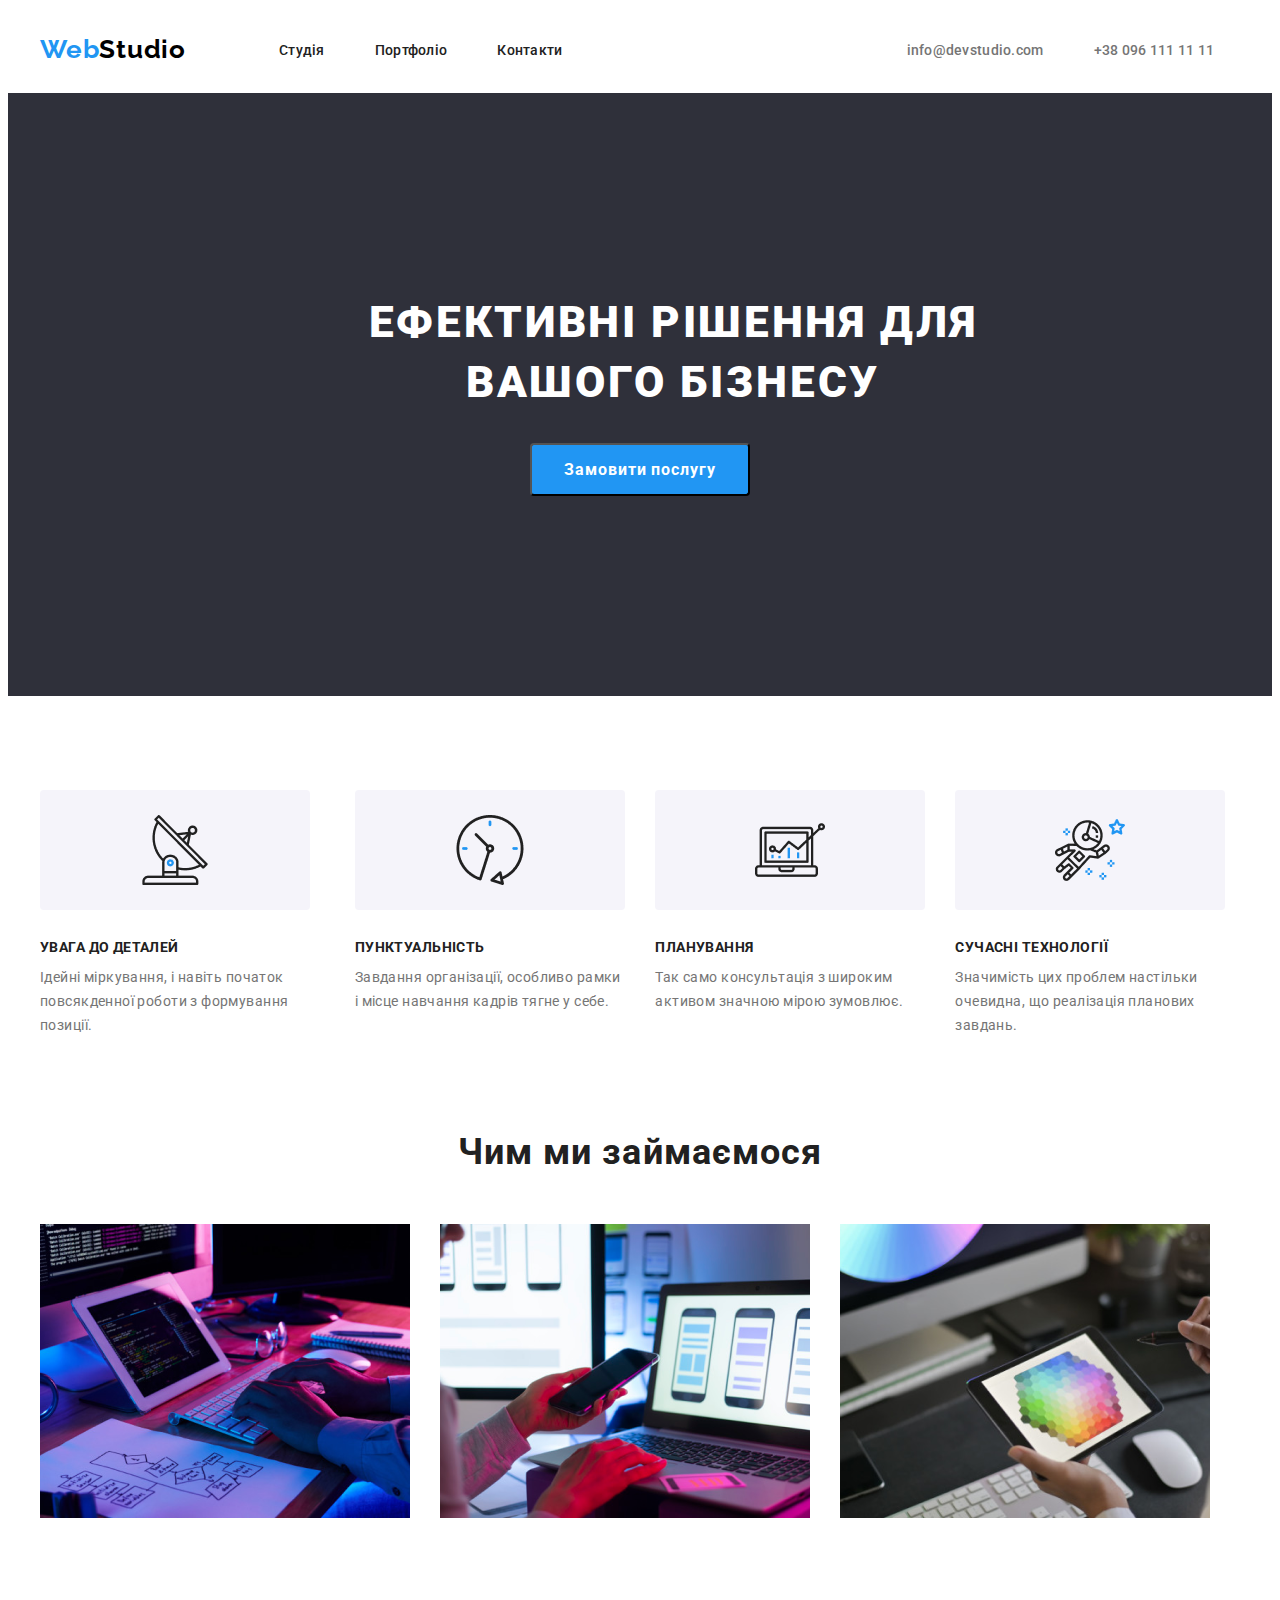
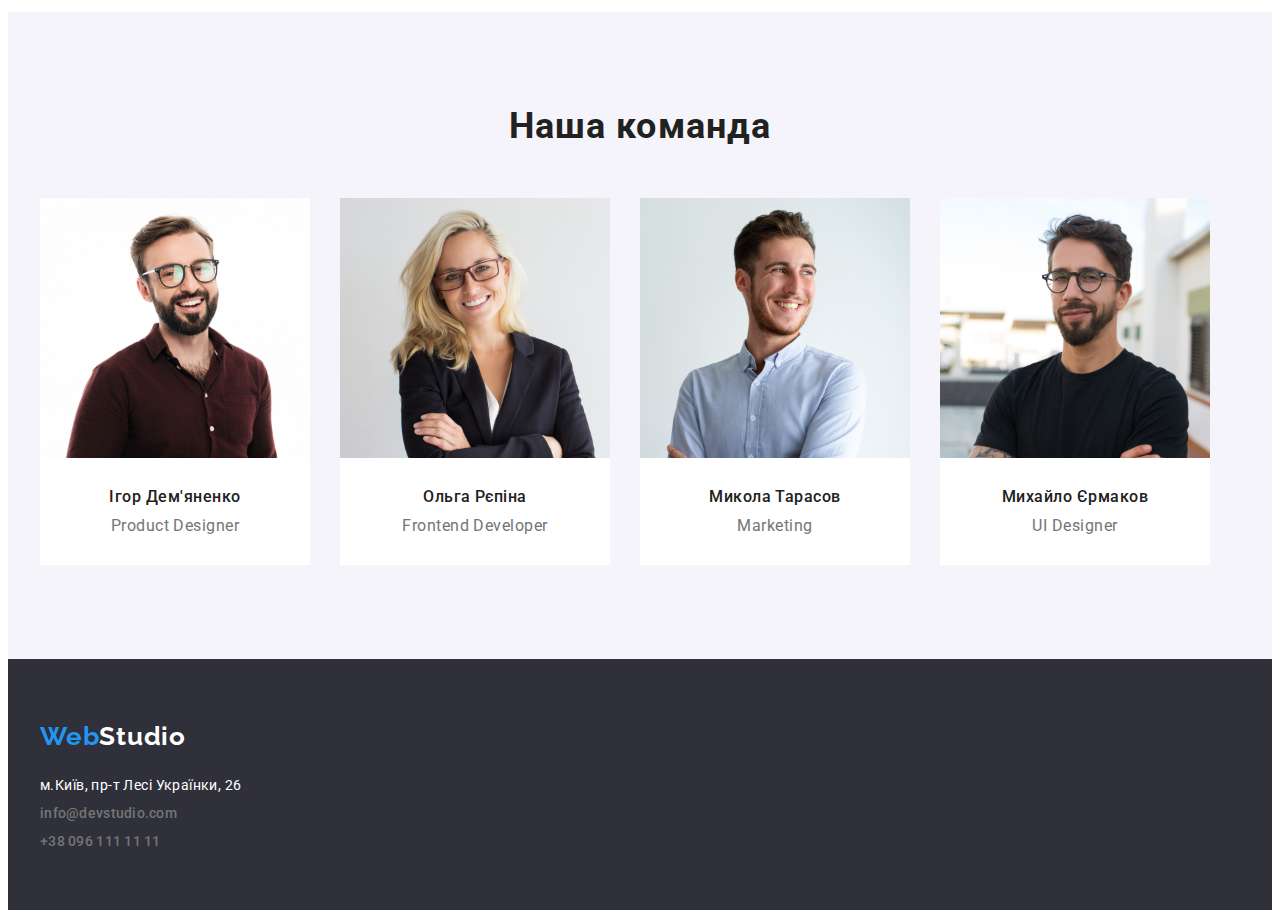
<file: index.html>
<!DOCTYPE html>
<html lang="en">
  <head>
    <meta charset="UTF-8" />
    <meta name="viewport" content="width=device-width, initial-scale=1.0" />
    <title>Document</title>
    <link rel="preconnect" href="https://fonts.googleapis.com" />
    <link rel="preconnect" href="https://fonts.gstatic.com" crossorigin />
    <link
      href="https://fonts.googleapis.com/css2?family=Raleway:ital,wght@0,100..900;1,100..900&family=Roboto:ital,wght@0,100;0,300;0,400;0,500;0,700;0,900;1,100;1,300;1,400;1,500;1,700;1,900&display=swap"
      rel="stylesheet"
    />
    <link
      rel="stylesheet"
      href="https://cdnjs.cloudflare.com/ajax/libs/modern-normalize/3.0.1/modern-normalize.min.css"
      integrity="sha512-q6WgHqiHlKyOqslT/lgBgodhd03Wp4BEqKeW6nNtlOY4quzyG3VoQKFrieaCeSnuVseNKRGpGeDU3qPmabCANg=="
      crossorigin="anonymous"
      referrerpolicy="no-referrer"
    />
    <link rel="stylesheet" href="./css/normalize.css" />
    <link rel="stylesheet" href="./css/style.css" />
  </head>
  <body>
    <header class="header">
      <div class="container">
        <a class="header-link" href="./index.html"
          >Web<span class="header-span">Studio</span></a
        >
        <nav class="header-navigation">
          <ul class="navigation-list">
            <li class="navigation-item">
              <a class="navigation-link" href="">Студія</a>
            </li>
            <li class="navigation-item">
              <a class="navigation-link" href="./pages/portfoilo.html"
                >Портфоліо</a
              >
            </li>
            <li class="navigation-item">
              <a class="navigation-link contact" href="">Контакти</a>
            </li>
          </ul>
        </nav>
        <ul class="header-list">
          <li class="header-item">
            <a class="header-information" href="mailto:info@devstudio.com"
              >info@devstudio.com</a
            >
          </li>
          <li class="header-item">
            <a class="header-information" href="tel:+380961111111h"
              >+38 096 111 11 11</a
            >
          </li>
        </ul>
      </div>
    </header>
    <main class="main">
      <section class="page">
        <div class="container">
          <h1 class="page-title">Ефективні рішення для вашого бізнесу</h1>
          <button class="page-button" type="button">Замовити послугу</button>
        </div>
      </section>
      <section class="advantudes">
        <div class="container">
          <ul class="advantudes-list">
            <li class="advantudes-item">
              <h3 class="advantudes-slogan">Увага до деталей</h3>
              <p class="advantudes-text">
                Ідейні міркування, і навіть початок повсякденної роботи з
                формування позиції.
              </p>
            </li>
            <li class="advantudes-item">
              <h3 class="advantudes-slogan">Пунктуальність</h3>
              <p class="advantudes-text">
                Завдання організації, особливо рамки і місце навчання кадрів
                тягне у себе.
              </p>
            </li>
            <li class="advantudes-item">
              <h3 class="advantudes-slogan">Планування</h3>
              <p class="advantudes-text">
                Так само консультація з широким активом значною мірою зумовлює.
              </p>
            </li>
            <li class="advantudes-item">
              <h3 class="advantudes-slogan">Сучасні технології</h3>
              <p class="advantudes-text">
                Значимість цих проблем настільки очевидна, що реалізація
                планових завдань.
              </p>
            </li>
          </ul>
        </div>
      </section>
      <section class="work">
        <div class="container">
          <h2 class="work-subtitle">Чим ми займаємося</h2>
          <ul class="work-list">
            <li class="work-item">
              <img class="work-image" src="./images/laptop.png" alt="laptop" />
            </li>
            <li class="work-item">
              <img class="work-image" src="./images/phone.png" alt="phone" />
            </li>
            <li class="work-item">
              <img class="work-image" src="./images/laptop2.png" alt="laptop" />
            </li>
          </ul>
        </div>
      </section>
      <section class="team">
        <div class="container">
          <h2 class="team-subtitle">Наша команда</h2>
          <ul class="team-list">
            <li class="team-item">
              <img class="team-icon" src="./images/igor.jpg" alt="Чоловік" />
              <div class="team-container">
                <h3 class="team-slogan">Ігор Дем'яненко</h3>
                <p class="team-text">Product Designer</p>
              </div>
            </li>
            <li class="team-item">
              <img class="team-icon" src="./images/olga.jpg" alt="Жінка" />
              <div class="team-container">
                <h3 class="team-slogan">Ольга Рєпіна</h3>
                <p class="team-text">Frontend Developer</p>
              </div>
            </li>
            <li class="team-item">
              <img class="team-icon" src="./images/mykola.jpg" alt="Чоловік" />
              <div class="team-container">
                <h3 class="team-slogan">Микола Тарасов</h3>
                <p class="team-text">Marketing</p>
              </div>
            </li>
            <li class="team-item">
              <img class="team-icon" src="./images/michael.jpg" alt="Чоловік" />
              <div class="team-container">
                <h3 class="team-slogan">Михайло Єрмаков</h3>
                <p class="team-text">UI Designer</p>
              </div>
            </li>
          </ul>
        </div>
      </section>
    </main>
    <footer class="footer">
      <div class="container">
        <a class="footer-link" href="./index.html"
          >Web<span class="footer-span">Studio</span></a
        >
        <address class="address">
          <a
            class="address-place"
            href="https://www.google.com.ua/maps/place/%D0%B1%D1%83%D0%BB%D1%8C%D0%B2%D0%B0%D1%80+%D0%9B%D0%B5%D1%81%D1%96+%D0%A3%D0%BA%D1%80%D0%B0%D1%97%D0%BD%D0%BA%D0%B8,+26,+%D0%9A%D0%B8%D1%97%D0%B2,+02000/@50.4265807,30.5358109,17z/data=!3m1!4b1!4m6!3m5!1s0x40d4cf0e033ecbe9:0x57a4dffefec77da0!8m2!3d50.4265807!4d30.5383858!16s%2Fg%2F1tctq5jv?entry=ttu&g_ep=EgoyMDI0MTAyOS4wIKXMDSoASAFQAw%3D%3D"
            >м.Київ, пр-т Лесі Українки, 26</a
          >
          <ul class="address-list">
            <li class="address-item">
              <a class="address-gmail" href="mailto:info@devstudio.com"
                >info@devstudio.com</a
              >
            </li>
            <li class="address-item">
              <a class="address-link" href="tel:+380961111111h"
                >+38 096 111 11 11</a
              >
            </li>
          </ul>
        </address>
      </div>
    </footer>
  </body>
</html>
</file>
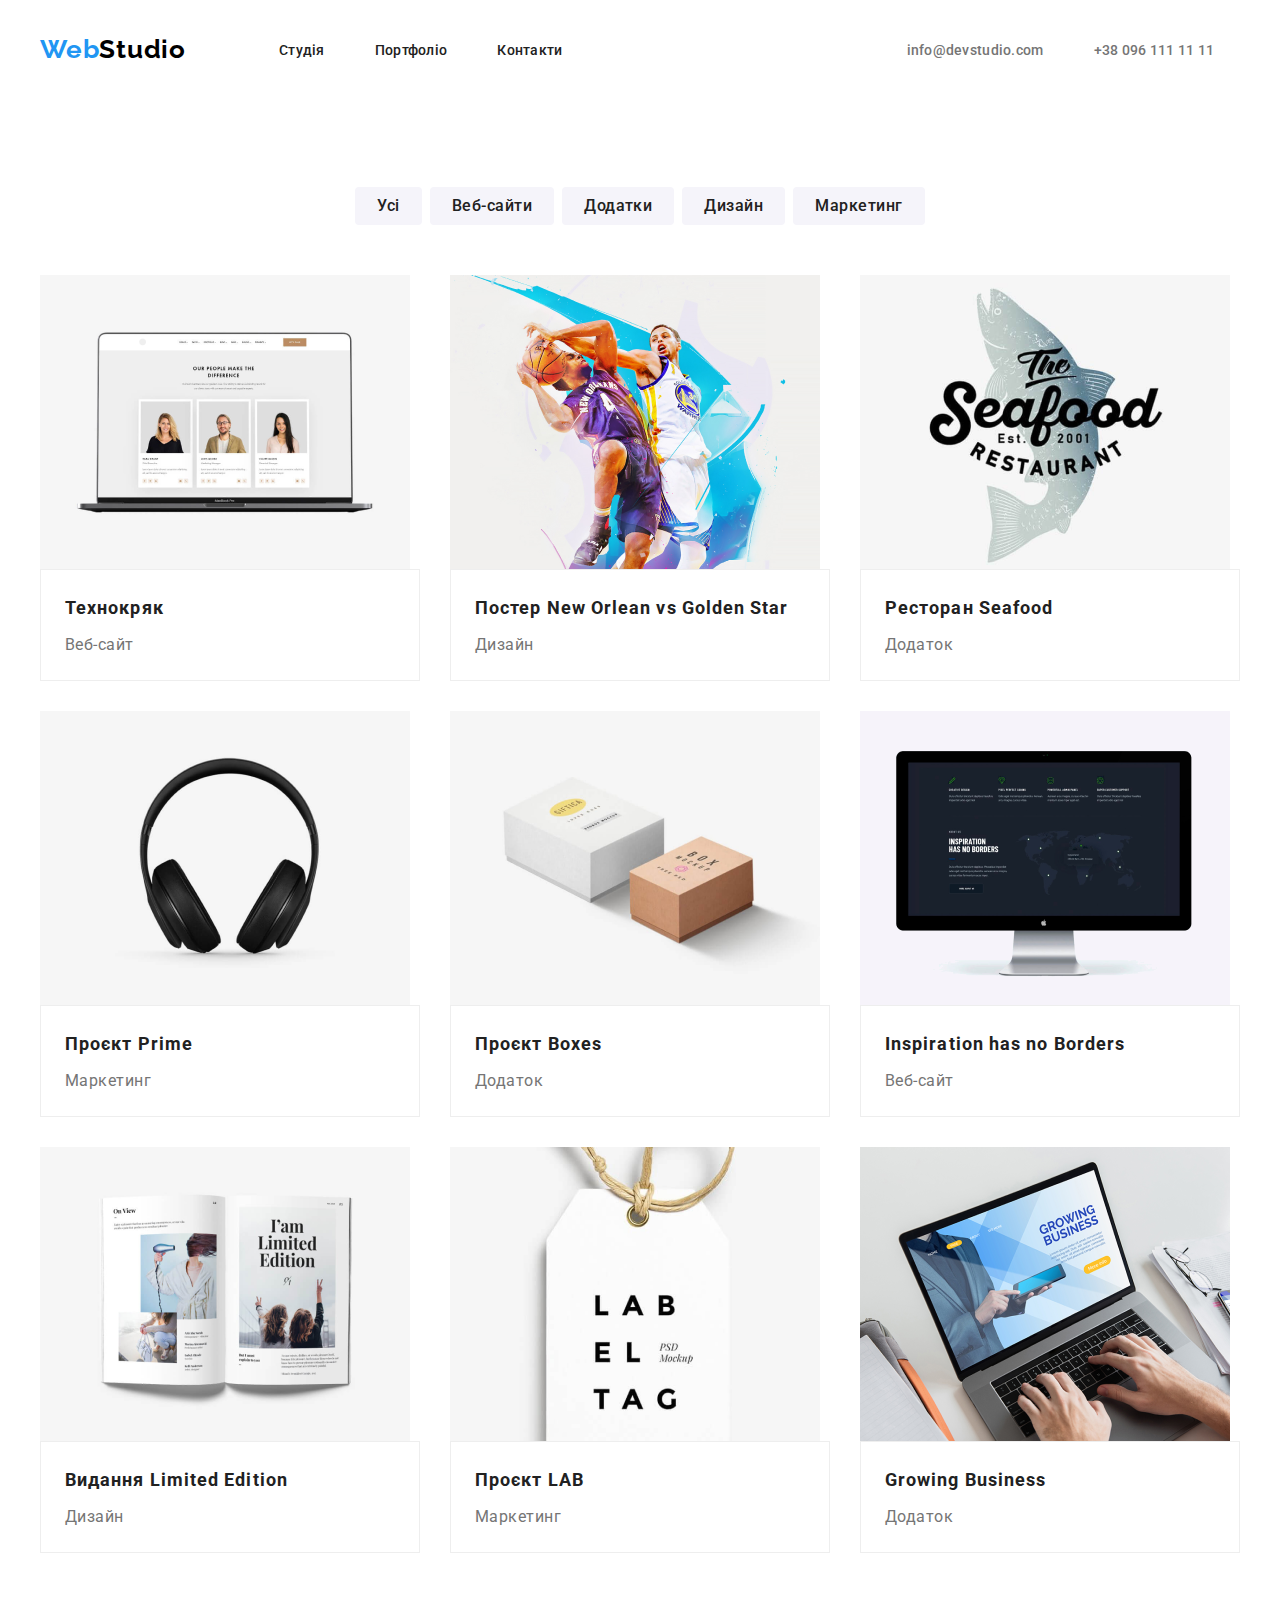
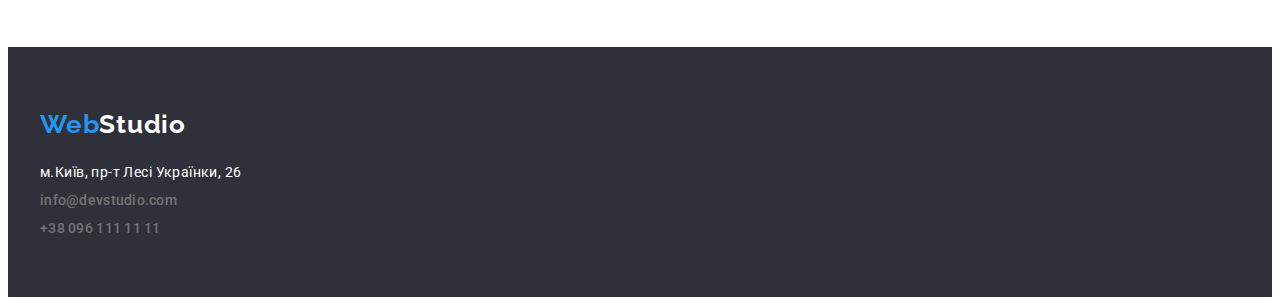
<file: pages/portfoilo.html>
<!DOCTYPE html>
<html lang="en">
  <head>
    <meta charset="UTF-8" />
    <meta name="viewport" content="width=device-width, initial-scale=1.0" />
    <title>Document</title>
    <link rel="preconnect" href="https://fonts.googleapis.com" />
    <link rel="preconnect" href="https://fonts.gstatic.com" crossorigin />
    <link
      href="https://fonts.googleapis.com/css2?family=Raleway:ital,wght@0,100..900;1,100..900&family=Roboto:ital,wght@0,100;0,300;0,400;0,500;0,700;0,900;1,100;1,300;1,400;1,500;1,700;1,900&display=swap"
      rel="stylesheet"
    />
    <link
      rel="stylesheet"
      href="https://cdnjs.cloudflare.com/ajax/libs/modern-normalize/3.0.1/modern-normalize.min.css"
      integrity="sha512-q6WgHqiHlKyOqslT/lgBgodhd03Wp4BEqKeW6nNtlOY4quzyG3VoQKFrieaCeSnuVseNKRGpGeDU3qPmabCANg=="
      crossorigin="anonymous"
      referrerpolicy="no-referrer"
    />
    <link rel="stylesheet" href="../css/normalize.css" />
    <link rel="stylesheet" href="../css/style.css" />
  </head>
  <body>
    <header class="header">
      <div class="container">
        <a class="header-link" href="../index.html"
          >Web<span class="header-span">Studio</span></a
        >
        <nav class="header-navigation">
          <ul class="navigation-list">
            <li class="navigation-item">
              <a class="navigation-link" href="../index.html">Студія</a>
            </li>
            <li class="navigation-item">
              <a class="navigation-link" href="../pages/portfoilo.html"
                >Портфоліо</a
              >
            </li>
            <li class="navigation-item">
              <a class="navigation-link contact" href="../index.html">Контакти</a>
            </li>
          </ul>
        </nav>
        <ul class="header-list">
          <li class="header-item">
            <a class="header-information" href="mailto:info@devstudio.com"
              >info@devstudio.com</a
            >
          </li>
          <li class="header-item">
            <a class="header-information" href="tel:+380961111111h"
              >+38 096 111 11 11</a
            >
          </li>
        </ul>
      </div>
    </header>
    <main class="main">
      <section class="categories">
        <div class="container">
          <ul class="categories-list">
            <li class="categories-item">
              <button class="categories-button" type="button">Усі</button>
            </li>
            <li class="categories-item">
              <button class="categories-button" type="button">Веб-сайти</button>
            </li>
            <li class="categories-item">
              <button class="categories-button" type="button">Додатки</button>
            </li>
            <li class="categories-item">
              <button class="categories-button" type="button">Дизайн</button>
            </li>
            <li class="categories-item">
              <button class="categories-button" type="button">Маркетинг</button>
            </li>
          </ul>
          <ul class="content-list">
            <li class="content-item">
              <img
                class="content-image"
                src="../images/computer.png"
                alt="computer"
              />
              <div class="image">
                <h2 class="content-subtitle">Технокряк</h2>
                <p class="content-text">Веб-сайт</p>
              </div>
            </li>
            <li class="content-item">
              <img
                class="content-image"
                src="../images/basketball.png"
                alt="basketball"
              />
              <div class="image">
                <h2 class="content-subtitle">
                  Постер New Orlean vs Golden Star
                </h2>
                <p class="content-text">Дизайн</p>
              </div>
            </li>
            <li class="content-item">
              <img
                class="content-image"
                src="../images/restaurant.png"
                alt="restaurant"
              />
              <div class="image">
                <h2 class="content-subtitle">Ресторан Seafood</h2>
                <p class="content-text">Додаток</p>
              </div>
            </li>
            <li class="content-item">
              <img
                class="content-image"
                src="../images/headphone.png"
                alt="headphones"
              />
              <div class="image">
                <h2 class="content-subtitle">Проєкт Prime</h2>
                <p class="content-text">Маркетинг</p>
              </div>
            </li>
            <li class="content-item">
              <img
                class="content-image"
                src="../images/boxes.png"
                alt="boxes"
              />
              <div class="image">
                <h2 class="content-subtitle">Проєкт Boxes</h2>
                <p class="content-text">Додаток</p>
              </div>
            </li>
            <li class="content-item">
              <img class="content-image" src="../images/comp.png" alt="comp" />
              <div class="image">
                <h2 class="content-subtitle">Inspiration has no Borders</h2>
                <p class="content-text">Веб-сайт</p>
              </div>
            </li>
            <li class="content-item">
              <img class="content-image" src="../images/book.png" alt="book" />
              <div class="image">
                <h2 class="content-subtitle">Видання Limited Edition</h2>
                <p class="content-text">Дизайн</p>
              </div>
            </li>
            <li class="content-item">
              <img class="content-image" src="../images/lab.png" alt="lab" />
              <div class="image">
                <h2 class="content-subtitle">Проєкт LAB</h2>
                <p class="content-text">Маркетинг</p>
              </div>
            </li>
            <li class="content-item">
              <img
                class="content-image"
                src="../images/growing.png"
                alt="growing business"
              />
              <div class="image">
                <h2 class="content-subtitle">Growing Business</h2>
                <p class="content-text">Додаток</p>
              </div>
            </li>
          </ul>
        </div>
      </section>
    </main>
    <footer class="footer">
      <div class="container">
        <a class="footer-link" href="./index.html"
          >Web<span class="footer-span">Studio</span></a
        >
        <address class="address">
          <a
            class="address-place"
            href="https://www.google.com.ua/maps/place/%D0%B1%D1%83%D0%BB%D1%8C%D0%B2%D0%B0%D1%80+%D0%9B%D0%B5%D1%81%D1%96+%D0%A3%D0%BA%D1%80%D0%B0%D1%97%D0%BD%D0%BA%D0%B8,+26,+%D0%9A%D0%B8%D1%97%D0%B2,+02000/@50.4265807,30.5358109,17z/data=!3m1!4b1!4m6!3m5!1s0x40d4cf0e033ecbe9:0x57a4dffefec77da0!8m2!3d50.4265807!4d30.5383858!16s%2Fg%2F1tctq5jv?entry=ttu&g_ep=EgoyMDI0MTAyOS4wIKXMDSoASAFQAw%3D%3D"
            >м.Київ, пр-т Лесі Українки, 26</a
          >
          <ul class="address-list">
            <li class="address-item">
              <a class="address-gmail" href="mailto:info@devstudio.com"
                >info@devstudio.com</a
              >
            </li>
            <li class="address-item">
              <a class="address-link" href="tel:+380961111111h"
                >+38 096 111 11 11</a
              >
            </li>
          </ul>
        </address>
      </div>
    </footer>
  </body>
</html>
</file>
<file: css/style.css>
:root {
  --mini-text-color: #757575;
  --max-text-color: #212121;
  --primary-color: #ffffff;
  --team-background-color: #f5f4fa;
  --header-footer-background-color: #2f303a;
  --button-backgrouhd-color: #2196f3;
  --logo-color: #000000;
}
.container {
  width: 1200px;
  margin-left: auto;
  margin-right: auto;
  padding-left: 15px;
  padding-right: 15px;
}

/* Шрифти */
body {
  font-family: "Roboto";
}
/* header */
.header {
  padding-top: 24px;
  padding-bottom: 25px;
}
.header > .container {
  display: flex;
  align-items: center;
}
.header-list {
  display: flex;
  gap: 50px;
}
.header-span {
  color: var(--logo-color);
}
.header-link {
  color: var(--button-backgrouhd-color);
  font-family: "Raleway";
  font-size: 26px;
  font-weight: 700;
  line-height: 1.38;
  letter-spacing: 0.78px;
  margin-right: 93px;
}
.navigation-list {
  display: flex;
  gap: 50px;
}
.navigation-link {
  color: var(--max-text-color);
  font-family: "Roboto";
  font-size: 14px;
  font-weight: 500;
  line-height: 1.14;
  letter-spacing: 0.28px;
}
.contact {
  margin-right: 344px;
}
.navigation-link:hover {
  color: var(--button-backgrouhd-color);
  font-family: "Roboto";
  font-size: 14px;
  font-weight: 500;
  line-height: 1.14;
  letter-spacing: 0.28px;
}
.address-gmail {
  color: var(--mini-text-color);
  font-family: "Roboto";
  font-size: 14px;
  font-weight: 500;
  line-height: 1.14;
  letter-spacing: 0.28px;
}
.address-link {
  color: var(--mini-text-color);
  font-family: "Roboto";
  font-size: 14px;
  font-weight: 500;
  line-height: 1.14;
  letter-spacing: 0.28px;
}
.header-information:hover {
  color: var(--button-backgrouhd-color);
  font-family: "Roboto";
  font-size: 14px;
  font-weight: 500;
  line-height: 1.14;
  letter-spacing: 0.28px;
}
.header-information {
  color: #757575;
  font-family: "Roboto";
  font-size: 14px;
  font-weight: 500;
  line-height: 1.14;
  letter-spacing: 0.28px;
}
/* main */
.page {
  background-color: var(--header-footer-background-color);
  padding-top: 200px;
  padding-bottom: 200px;
  text-align: center;
}
.page-title {
  color: var(--primary-color);
  text-align: center;
  font-family: "Roboto";
  font-size: 44px;
  font-weight: 900;
  line-height: 1.36;
  letter-spacing: 2.64px;
  text-transform: uppercase;
  width: 696px;
  margin-left: 285px;
  margin-right: 285px;
  margin-bottom: 30px;
}
.page-button {
  background-color: var(--button-backgrouhd-color);
  color: var(--primary-color);
  font-family: "Roboto";
  text-align: center;
  font-size: 16px;
  font-weight: 700;
  line-height: 1.87;
  letter-spacing: 0.96px;
  border-radius: 4px;
  padding-left: 32px;
  padding-right: 32px;
  padding-top: 10px;
  padding-bottom: 10px;
}
.advantudes {
  padding-top: 94px;
  padding-bottom: 94px;
}
.advantudes-list {
  display: flex;
  gap: 30px;
}
.advantudes-item:nth-child(1)::before{
  content: "";
  display: block;
  margin-bottom: 30px;
  width: 270px;
  height: 120px;
  background-color: var(--team-background-color);
  background-image: url(../images/antenna\ .png);
  background-position: center;
  background-size: 70px;
  background-repeat: no-repeat;
  border-radius: 4px;
}
.advantudes-item:nth-child(2)::before {
  content: "";
  display: block;
  margin-bottom: 30px;
  width: 270px;
  height: 120px;
  background-color: var(--team-background-color);
  background-image: url(../images/clock\ .png);
  background-position: center;
  background-size: 70px;
  background-repeat: no-repeat;
  border-radius: 4px;
}
.advantudes-item:nth-child(3)::before {
  content: "";
  display: block;
  margin-bottom: 30px;
  width: 270px;
  height: 120px;
  background-color: var(--team-background-color);
  background-image: url(../images/diagram\ .png);
  background-position: center;
  background-size: 70px;
  background-repeat: no-repeat;
  border-radius: 4px;
}
.advantudes-item:nth-child(4)::before {
  content: "";
  display: block;
  margin-bottom: 30px;
  width: 270px;
  height: 120px;
  background-color: var(--team-background-color);
  background-image: url(../images/astronaut\ .png);
  background-position: center;
  background-size: 70px;
  background-repeat: no-repeat;
  border-radius: 4px;
}
.advantudes-slogan {
  color: var(--max-text-color);
  font-family: "Roboto";
  font-size: 14px;
  font-weight: 700;
  line-height: 1.14;
  letter-spacing: 0.42px;
  text-transform: uppercase;
  margin-bottom: 10px;
}
.advantudes-text {
  color: var(--mini-text-color);
  font-family: "Roboto";
  font-size: 14px;
  font-weight: 400;
  line-height: 1.71;
  letter-spacing: 0.42px;
}
.work {
  padding-bottom: 94px;
}
.work-list {
  display: flex;
  gap: 30px;
}
.work-subtitle {
  color: var(--max-text-color);
  text-align: center;
  font-family: "Roboto";
  font-size: 36px;
  font-weight: 700;
  line-height: 1.16;
  letter-spacing: 1.08px;
  margin-bottom: 50px;
}
.team {
  padding-top: 94px;
  padding-bottom: 94px;
  background-color: var(--team-background-color);
}
.team-list {
  display: flex;
  gap: 30px;
}
.team-subtitle {
  color: var(--max-text-color);
  text-align: center;
  font-family: "Roboto";
  font-size: 36px;
  font-weight: 700;
  line-height: 1.16;
  letter-spacing: 1.08px;
  margin-bottom: 50px;
}
.team-icon {
  width: 270px;
  height: 260px;
}
.team-slogan {
  color: var(--max-text-color);
  text-align: center;
  font-family: "Roboto";
  font-size: 16px;
  font-weight: 500;
  line-height: 1.18;
  letter-spacing: 0.48px;
  margin-bottom: 10px;
}
.team-container {
  padding-top: 30px;
  padding-bottom: 30px;
  background: #FFF; 
}
.team-text {
  color: var(--mini-text-color);
  text-align: center;
  font-family: "Roboto";
  font-size: 16px;
  font-weight: 400;
  line-height: 1.18;
  letter-spacing: 0.48px;
}
a[href^="https"] {
  color: var(--primary-color);
  font-family: "Roboto";
  font-size: 14px;
  font-weight: 400;
  line-height: 1.17;
  letter-spacing: 0.42px;
}
/* portfolio */
.categories {
  padding-top: 94px;
  padding-bottom: 94px;

}
.categories-list{
  display: flex;
  gap: 8px;
  justify-content: center;
  margin-bottom: 50px;
}
.categories-button {
  color: var(--max-text-color);
  border-color: var(--team-background-color);
  text-align: center;
  font-family: "Roboto";
  font-size: 16px;
  font-weight: 500;
  line-height: 1.62;
  letter-spacing: 0.48px;
  background-color: var(--primary-color);
  border: none;
  background-color: var(--team-background-color);
  padding: 6px 22px 6px 22px;
  border-radius: 4px;;
}
.categories-button:hover {
  color: var(--primary-color);
  text-align: center;
  font-family: "Roboto";
  font-size: 16px;
  font-weight: 500;
  line-height: 1.62;
  letter-spacing: 0.48px;
  background-color: var(--button-backgrouhd-color);
}

.content-subtitle {
  color: var(--max-text-color);
  font-family: "Roboto";
  font-size: 18px;
  font-weight: 700;
  line-height: 2;
  letter-spacing: 1.08px;
}
.content-list {
  display: flex;
  justify-content: center;
  flex-wrap: wrap;
  gap: 30px;
}
.content-item:first-child{
flex-basis: calc((100% - 60px) / 3);
}
.content-item:nth-child(2n){
  flex-basis: calc((100% - 60px) / 3);
}
.content-item:nth-child(3n){
  flex-basis: calc((100% - 60px) / 3);
}
.content-item:nth-child(4n){
  flex-basis: calc((100% - 60px) / 3);
}
.content-item:nth-child(5n){
  flex-basis: calc((100% - 60px) / 3);
}
.content-litem:nth-child(6n){
  flex-basis: calc((100% - 60px) / 3);
}
.content-item:nth-child(7n){
  flex-basis: calc((100% - 60px) / 3);
}
.content-item:nth-child(8n){
  flex-basis: calc((100% - 60px) / 3);
}
.content-litem:last-child{
  flex-basis: calc((100% - 60px) / 3);
}
.image{
border: 1px solid #EEE;
padding: 24px 20px 0px 24px;
padding: 20px 24px;
}
.content-subtitle{
  margin-bottom: 4px;
}
.content-text {
  color: var(--mini-text-color);
  font-family: "Roboto";
  font-size: 16px;
  font-weight: 400;
  line-height: 1.87;
  letter-spacing: 0.48px;
}
/* footer */
.footer-link {
  color: var(--button-backgrouhd-color);
  font-family: Raleway;
  font-size: 26px;
  font-weight: 700;
  line-height: 1.38;
  letter-spacing: 0.78px;
}
footer {
  background-color: var(--header-footer-background-color);
  padding-top: 60px;
  padding-bottom: 60px;
}
.footer-span {
  color: var(--primary-color);
  margin-bottom: 20px;
}
.address-list {
  margin-top: 9px;
}
.address-list :first-child {
margin-bottom: 9px;
}
.address{
  margin-top: 20px;
  font-style: normal;
}
</file>
